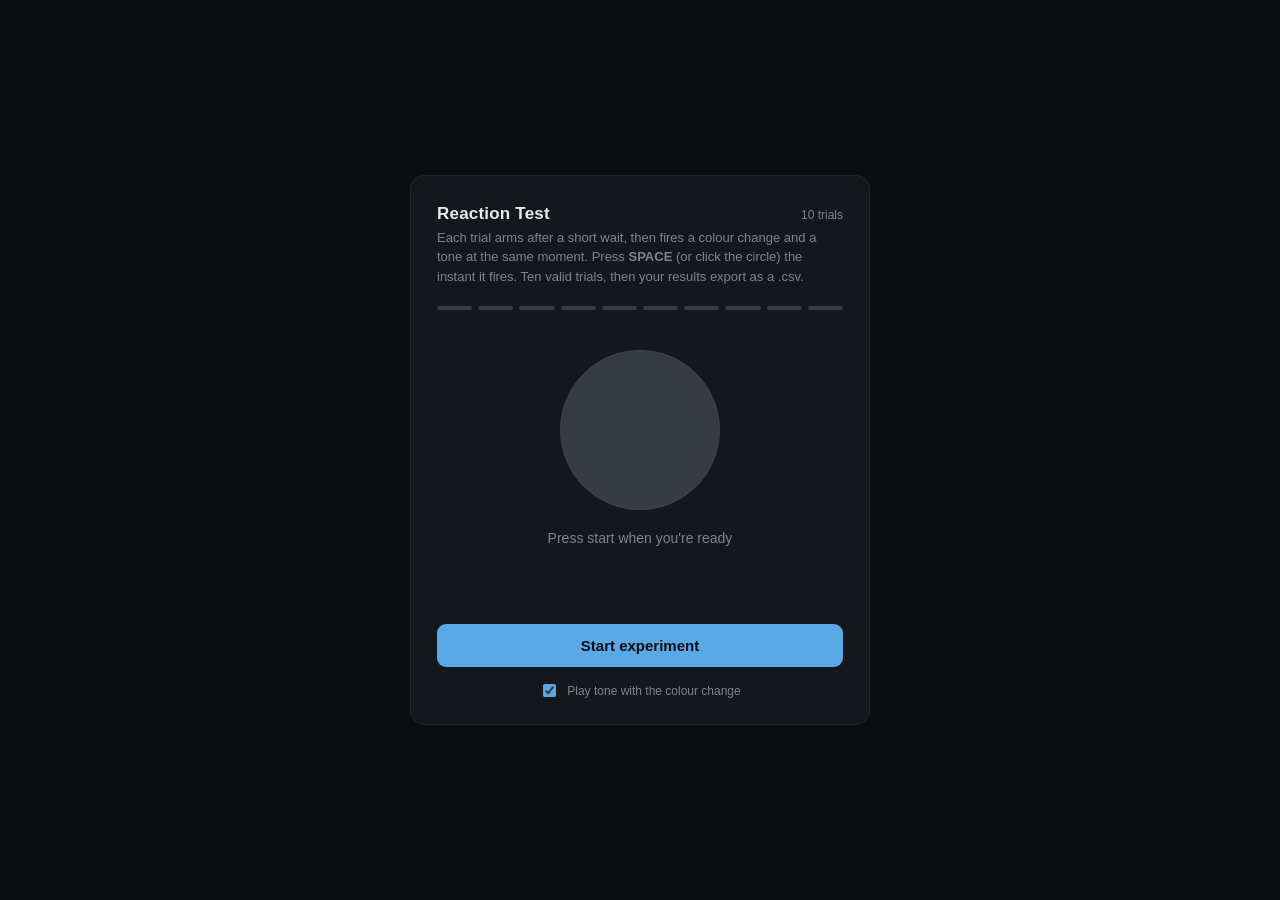
<file: ReactionTimeExperiment/index.html>
<!DOCTYPE html>
<html lang="en">
<head>
<meta charset="UTF-8">
<meta name="viewport" content="width=device-width, initial-scale=1">
<title>Reaction Test</title>
<link rel="stylesheet" href="style.css">
</head>
<body>

<div class="console">
  <div class="masthead">
    <h1>Reaction Test</h1>
    <span class="mode">10 trials</span>
  </div>
  <p class="subline" id="intro">
    Each trial arms after a short wait, then fires a colour change and a tone at the same
    moment. Press <strong>SPACE</strong> (or click the circle) the instant it fires. Ten valid
    trials, then your results export as a .csv.
  </p>

  <div class="ticks" id="ticks"></div>

  <div class="stage">
    <div class="stimulus" id="stimulus" role="button" tabindex="0" aria-label="Reaction stimulus"></div>
    <div class="status" id="status">Press start when you're ready</div>
    <div class="readout" id="readout"></div>
  </div>

  <button class="btn" id="primaryBtn">Start experiment</button>

  <div id="resultsBlock" style="display:none;">
    <div class="stats">
      <div class="stat"><div class="v" id="statAvg">–</div><div class="l">avg ms</div></div>
      <div class="stat"><div class="v" id="statMin">–</div><div class="l">fastest</div></div>
      <div class="stat"><div class="v" id="statMax">–</div><div class="l">slowest</div></div>
    </div>
    <table class="results">
      <thead><tr><th>Trial</th><th class="num">Reaction (ms)</th></tr></thead>
      <tbody id="resultsBody"></tbody>
    </table>
    <div class="btn-row">
      <button class="btn secondary" id="restartBtn">Run again</button>
      <button class="btn" id="exportBtn">Export .csv</button>
    </div>
  </div>

  <label class="sound-toggle">
    <input type="checkbox" id="soundToggle" checked>
    Play tone with the colour change
  </label>
</div>

<script src="script.js"></script>
</body>
</html>
</file>
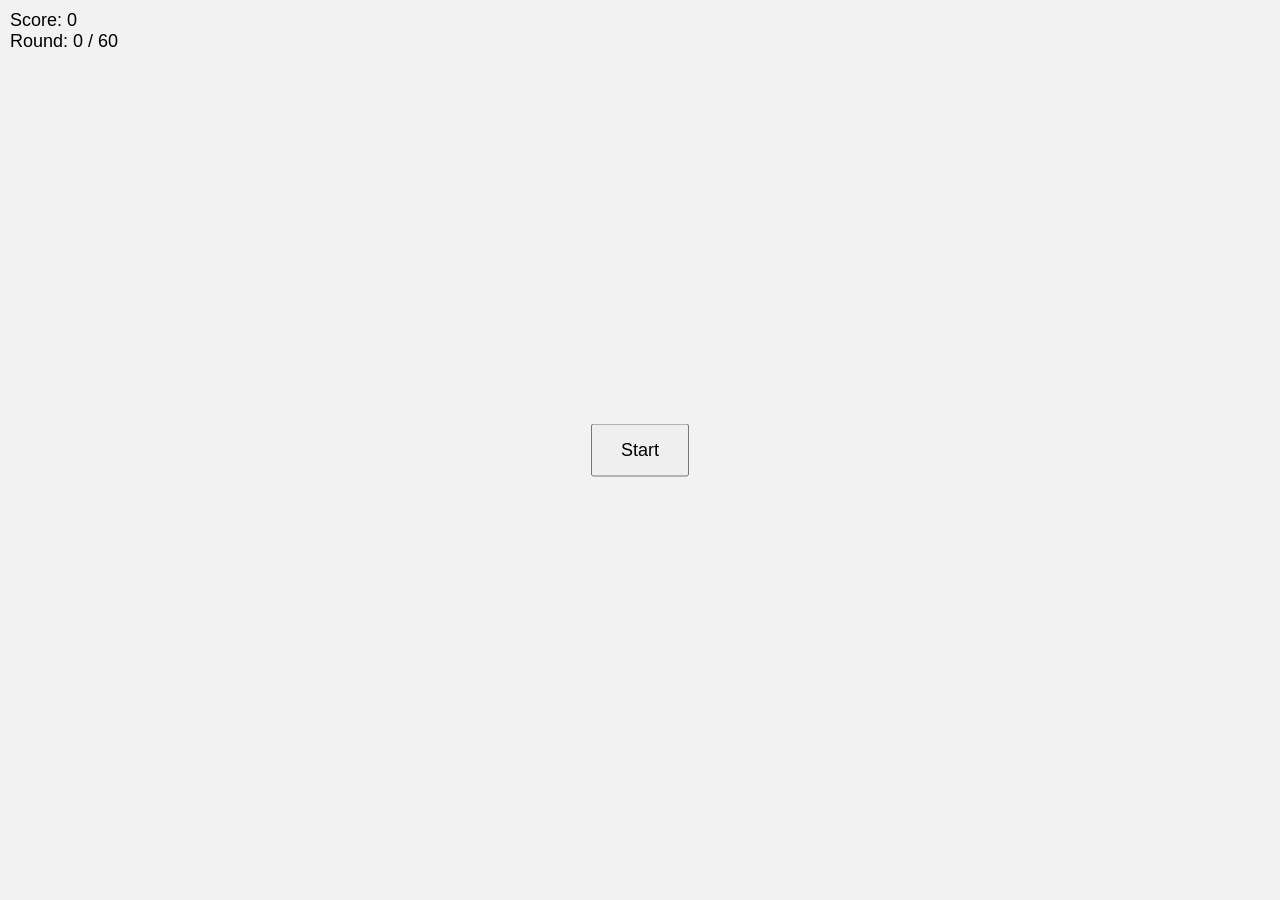
<file: Whack-A-Mole/index.html>
<!DOCTYPE html>
<html lang="en">
<head>
<meta charset="UTF-8">
<meta name="viewport" content="width=device-width, initial-scale=1">
<title>Whack-a-Mole</title>
<link rel="stylesheet" href="style.css">
</head>
<body>

<div id="hud">
  <div id="score">Score: 0</div>
  <div id="rounds">Round: 0 / 60</div>
  <div id="message"></div>
</div>

<button id="startBtn">Start</button>

<script src="script.js"></script>
</body>
</html>
</file>
<file: ReactionTimeExperiment/style.css>
:root {
  --bg: #0B0D10;
  --panel: #14171B;
  --panel-border: #23272C;
  --text: #E7E9EA;
  --muted: #7C868F;
  --muted-dim: #4B535A;
  --idle: #363C42;
  --armed: #2E6DA8;
  --go: #F2C230;
  --good: #35C97B;
  --mid: #F2C230;
  --bad: #E5484D;
  --focus: #5AA9E6;
}

* { box-sizing: border-box; }

html, body { height: 100%; margin: 0; }

body {
  background: var(--bg);
  color: var(--text);
  font-family: -apple-system, BlinkMacSystemFont, "Segoe UI", Roboto, Helvetica, Arial, sans-serif;
  display: flex;
  align-items: center;
  justify-content: center;
  min-height: 100%;
  padding: 24px;
}

.console {
  width: 100%;
  max-width: 460px;
  background: var(--panel);
  border: 1px solid var(--panel-border);
  border-radius: 14px;
  padding: 28px 26px 24px;
}

.masthead {
  display: flex;
  align-items: baseline;
  justify-content: space-between;
  margin-bottom: 4px;
}
.masthead h1 { font-size: 17px; font-weight: 650; margin: 0; letter-spacing: 0.2px; }
.masthead .mode { font-size: 12px; color: var(--muted); }

.subline { font-size: 13px; color: var(--muted); margin: 0 0 20px; line-height: 1.5; }

.ticks { display: flex; gap: 6px; margin-bottom: 22px; }
.tick { flex: 1; height: 4px; border-radius: 2px; background: var(--idle); transition: background 0.25s ease; }
.tick.current { background: var(--muted); }
.tick.good { background: var(--good); }
.tick.mid { background: var(--mid); }
.tick.bad { background: var(--bad); }
.tick.miss { background: var(--muted-dim); }

.stage { display: flex; flex-direction: column; align-items: center; padding: 18px 0 6px; }

/* This create the circle */
.stimulus {
  width: 160px;
  height: 160px;
  border-radius: 50%;
  background: var(--idle);
  box-shadow: 0 0 0 1px rgba(255,255,255,0.04) inset;
  transition: background 0.06s linear, transform 0.15s ease;
  cursor: pointer;
}
.stimulus:active { transform: scale(0.98); }
.stimulus.armed { background: var(--armed); }
.stimulus.go { background: var(--go); box-shadow: 0 0 40px 4px rgba(242,194,48,0.35); }
.stimulus.bad-flash { background: var(--bad); box-shadow: 0 0 32px 2px rgba(229,72,77,0.35); }

.status { margin-top: 20px; font-size: 14px; color: var(--muted); text-align: center; min-height: 20px; }
.status.emph { color: var(--text); font-weight: 600; }

.readout {
  margin-top: 6px;
  font-family: ui-monospace, "SF Mono", "Cascadia Mono", Menlo, Consolas, monospace;
  font-variant-numeric: tabular-nums;
  font-size: 34px;
  font-weight: 600;
  min-height: 42px;
  text-align: center;
}
.readout .unit { font-size: 15px; color: var(--muted); font-weight: 500; margin-left: 3px; }

.btn {
  width: 100%;
  margin-top: 20px;
  padding: 13px 16px;
  border-radius: 9px;
  border: none;
  background: var(--focus);
  color: #0B0D10;
  font-size: 15px;
  font-weight: 650;
  cursor: pointer;
}
.btn:focus-visible { outline: 2px solid var(--text); outline-offset: 2px; }
.btn.secondary { background: transparent; color: var(--text); border: 1px solid var(--panel-border); }
.btn-row { display: flex; gap: 10px; }
.btn-row .btn { margin-top: 0; }

table.results {
  width: 100%;
  border-collapse: collapse;
  margin: 16px 0 6px;
  font-size: 13px;
  font-family: ui-monospace, "SF Mono", "Cascadia Mono", Menlo, Consolas, monospace;
}
table.results th, table.results td { text-align: left; padding: 7px 4px; border-bottom: 1px solid var(--panel-border); }
table.results th { color: var(--muted); font-weight: 600; font-family: -apple-system, sans-serif; }
table.results td.num, table.results th.num { text-align: right; }
table.results tr.flag td { color: var(--bad); }

.stats { display: grid; grid-template-columns: repeat(3, 1fr); gap: 10px; margin: 18px 0 4px; }
.stat { background: rgba(255,255,255,0.02); border: 1px solid var(--panel-border); border-radius: 8px; padding: 10px 10px 8px; text-align: center; }
.stat .v {
  font-family: ui-monospace, "SF Mono", "Cascadia Mono", Menlo, Consolas, monospace;
  font-size: 19px;
  font-weight: 650;
}
.stat .l { font-size: 11px; color: var(--muted); margin-top: 2px; }

.sound-toggle {
  display: flex; align-items: center; justify-content: center; gap: 8px;
  font-size: 12px; color: var(--muted); margin-top: 14px; cursor: pointer; user-select: none;
}
.sound-toggle input { accent-color: var(--focus); }

@media (max-width: 420px) {
  .console { padding: 22px 18px 18px; }
  .stimulus { width: 130px; height: 130px; }
}
</file>
<file: Whack-A-Mole/style.css>
/* full-window play area: mole can appear anywhere in it */
html, body {
  height: 100%;
  margin: 0;
  overflow: hidden; /* moles are positioned absolutely, no scrollbars needed */
  background: #f2f2f2;
  font-family: sans-serif;
}

/* heads-up display fixed in the top-left corner */
#hud {
  position: fixed;
  top: 10px;
  left: 10px;
  font-size: 18px;
  z-index: 10;
}

#message {
  margin-top: 6px;
  font-size: 14px;
  color: #444;
  min-height: 18px;
}

/* the start button sits in a fixed spot; the player returns the mouse here
   between rounds to trigger the next one */
#startBtn {
  position: fixed;
  top: 50%;
  left: 50%;
  transform: translate(-50%, -50%);
  font-size: 18px;
  padding: 14px 28px;
  cursor: pointer;
  z-index: 5;
}

/* a mole: a circle placed at a random spot with a random size by game.js */
.mole {
  position: fixed;
  border-radius: 50%;
  background: #5a3d1f;
  cursor: pointer;
  z-index: 5;
}
</file>
